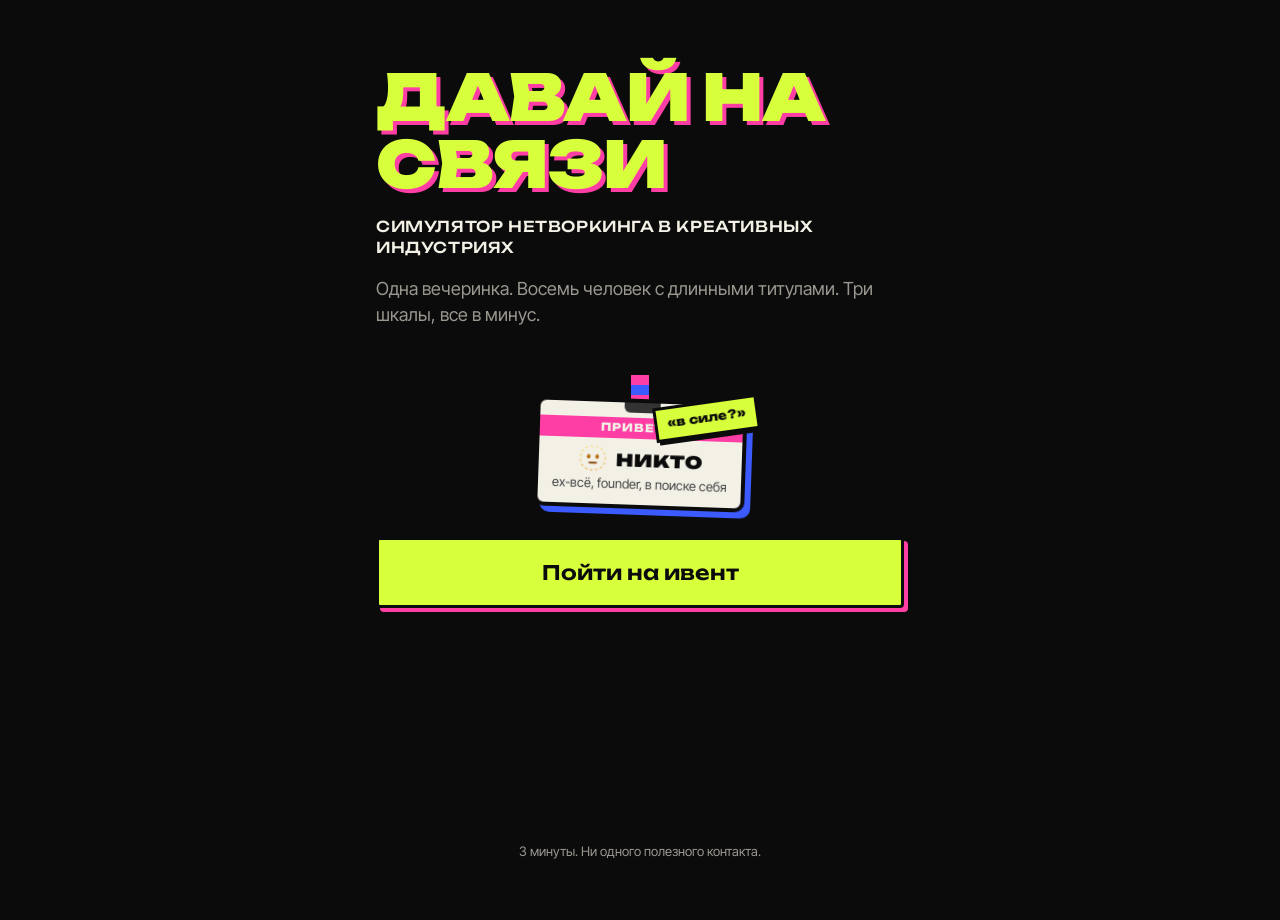
<file: index.html>
<!DOCTYPE html>
<html lang="ru">
<head>
  <meta charset="utf-8">
  <meta name="viewport" content="width=device-width, initial-scale=1, viewport-fit=cover">
  <title>ДАВАЙ НА СВЯЗИ — симулятор нетворкинга</title>
  <meta name="description" content="Симулятор нетворкинга в креативных индустриях. 3 минуты. Ни одного полезного контакта.">
  <meta name="theme-color" content="#0B0B0B">

  <meta property="og:type" content="website">
  <meta property="og:url" content="https://youngtyuni.github.io/davai-na-svyazi/">
  <meta property="og:title" content="ДАВАЙ НА СВЯЗИ — симулятор нетворкинга">
  <meta property="og:description" content="Симулятор нетворкинга в креативных индустриях. 3 минуты. Ни одного полезного контакта.">
  <meta property="og:image" content="https://youngtyuni.github.io/davai-na-svyazi/assets/og.png">
  <meta property="og:locale" content="ru_RU">
  <meta name="twitter:card" content="summary_large_image">
  <meta name="twitter:title" content="ДАВАЙ НА СВЯЗИ — симулятор нетворкинга">
  <meta name="twitter:description" content="Симулятор нетворкинга в креативных индустриях. 3 минуты. Ни одного полезного контакта.">
  <meta name="twitter:image" content="https://youngtyuni.github.io/davai-na-svyazi/assets/og.png">

  <link rel="icon" type="image/svg+xml" href="assets/favicon.svg">
  <link rel="preconnect" href="https://fonts.googleapis.com">
  <link rel="preconnect" href="https://fonts.gstatic.com" crossorigin>
  <link rel="stylesheet" href="https://fonts.googleapis.com/css2?family=Unbounded:wght@500;700;800;900&family=Inter+Tight:wght@400;500;600;700&display=swap">
  <link rel="stylesheet" href="css/style.css">
</head>
<body>
  <main id="app" aria-live="polite"></main>

  <!-- правила игры -->
  <script src="js/data.js"></script>
  <!-- контент: каждый ивент — отдельный файл по docs/CONTENT_SCHEMA.md -->
  <script src="content/events/vernissage.js"></script>
  <script src="content/events/rave.js"></script>
  <script src="content/events/forum.js"></script>
  <script src="content/events/agency.js"></script>
  <script src="content/events/premiere.js"></script>
  <script src="content/events/birthday.js"></script>
  <script src="content/events/backstage.js"></script>
  <script src="content/events/cd_dinner.js"></script>
  <script src="content/events/creators.js"></script>
  <script src="content/events/tg_admins.js"></script>
  <script src="content/events/mediaart.js"></script>
  <!-- движок и интерфейс -->
  <script src="js/engine.js"></script>
  <script src="js/share.js"></script>
  <script src="js/ui.js"></script>
</body>
</html>
</file>
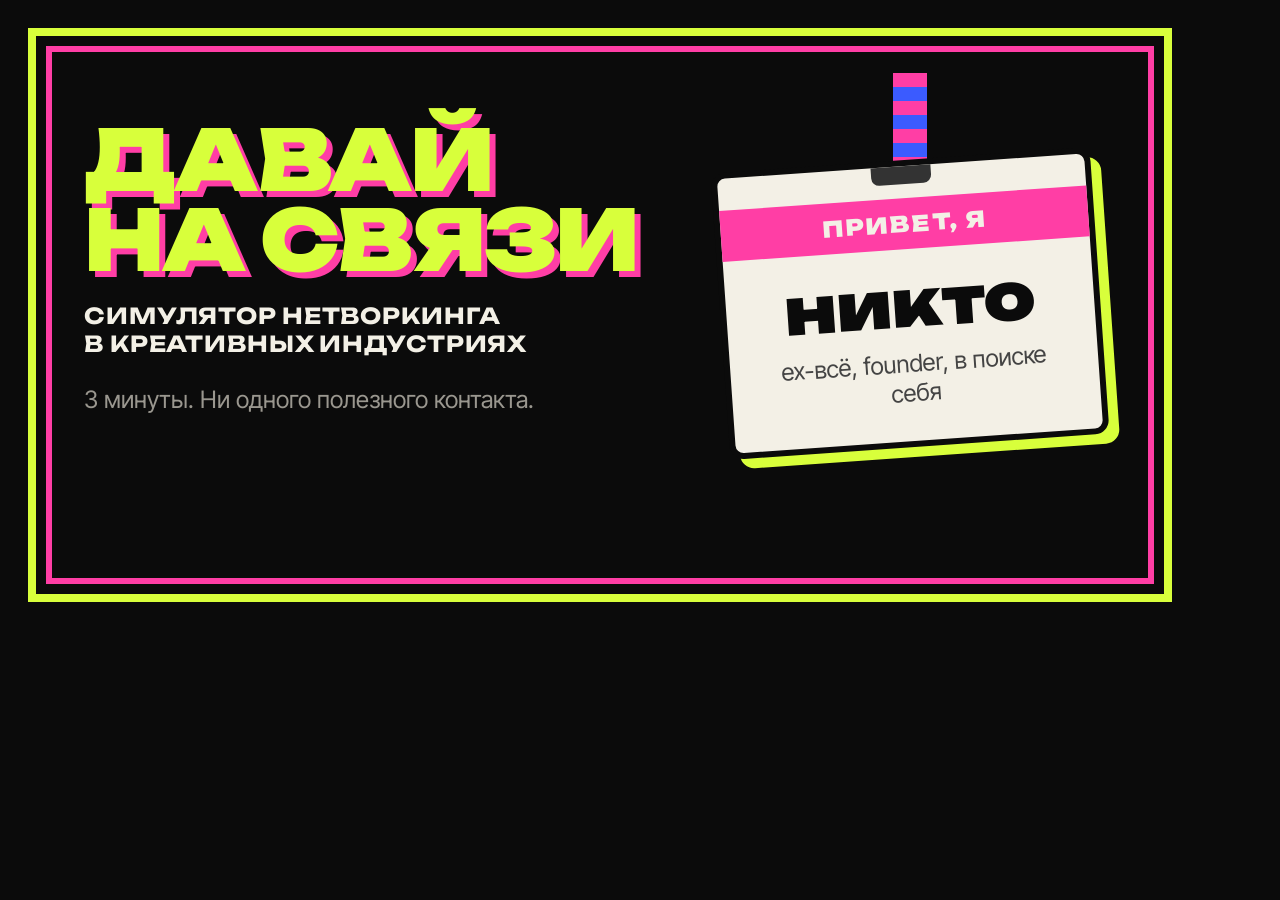
<file: tools/og.html>
<!DOCTYPE html>
<html lang="ru">
<head>
  <meta charset="utf-8">
  <title>OG 1200×630</title>
  <link rel="stylesheet" href="https://fonts.googleapis.com/css2?family=Unbounded:wght@700;900&family=Inter+Tight:wght@500;700&display=swap">
  <style>
    /* Исходник для assets/og.png — рендерится скриптом tools/make-og.js */
    html, body { margin: 0; background: #0B0B0B; }
    .og {
      position: relative;
      width: 1200px;
      height: 630px;
      overflow: hidden;
      background: #0B0B0B;
      color: #F3F0E6;
      font-family: "Inter Tight", Inter, system-ui, sans-serif;
      box-sizing: border-box;
    }
    .frame { position: absolute; inset: 28px; border: 8px solid #D8FF3B; }
    .frame::after { content: ""; position: absolute; inset: 10px; border: 6px solid #FF3EA5; }
    .text { position: absolute; left: 84px; top: 120px; width: 620px; }
    h1 {
      margin: 0 0 22px;
      font-family: Unbounded, "Arial Black", sans-serif;
      font-weight: 900;
      font-size: 84px;
      line-height: .95;
      color: #D8FF3B;
      text-shadow: 6px 6px 0 #FF3EA5;
      letter-spacing: -.02em;
    }
    .sub {
      font-family: Unbounded, "Arial Black", sans-serif;
      font-weight: 700;
      font-size: 22px;
      text-transform: uppercase;
      letter-spacing: .04em;
      line-height: 1.3;
      margin-bottom: 26px;
    }
    .fine { font-size: 24px; color: #9a978f; }
    .badge-wrap { position: absolute; right: 100px; top: 70px; width: 380px; }
    .lanyard {
      width: 34px; height: 90px; margin: 0 auto;
      background: repeating-linear-gradient(180deg, #FF3EA5 0 14px, #3B5BFF 14px 28px);
      border: 3px solid #0B0B0B;
    }
    .badge {
      background: #F3F0E6; color: #0B0B0B;
      border: 6px solid #0B0B0B; border-radius: 14px;
      box-shadow: 10px 10px 0 #D8FF3B;
      transform: rotate(-4deg);
      text-align: center;
      padding: 0 24px 34px;
      margin-top: -6px;
    }
    .clip { width: 60px; height: 18px; margin: 0 auto; background: #333; border-radius: 0 0 8px 8px; }
    .hello {
      margin: 14px -24px 22px; padding: 12px;
      background: #FF3EA5; color: #F3F0E6;
      font-family: Unbounded, sans-serif; font-weight: 900; font-size: 22px; letter-spacing: .1em;
    }
    .name { font-family: Unbounded, sans-serif; font-weight: 900; font-size: 64px; line-height: 1; margin-bottom: 14px; }
    .title { font-size: 24px; color: #444; }
  </style>
</head>
<body>
  <div class="og">
    <div class="frame"></div>
    <div class="text">
      <h1>ДАВАЙ<br>НА СВЯЗИ</h1>
      <div class="sub">симулятор нетворкинга<br>в креативных индустриях</div>
      <div class="fine">3 минуты. Ни одного полезного контакта.</div>
    </div>
    <div class="badge-wrap">
      <div class="lanyard"></div>
      <div class="badge">
        <div class="clip"></div>
        <div class="hello">ПРИВЕТ, Я</div>
        <div class="name">никто</div>
        <div class="title">ex-всё, founder, в поиске себя</div>
      </div>
    </div>
  </div>
</body>
</html>
</file>
<file: css/style.css>
/* ДАВАЙ НА СВЯЗИ — acid-zine, mobile-first */

:root {
  --bg: #0B0B0B;
  --lime: #D8FF3B;
  --pink: #FF3EA5;
  --paper: #F3F0E6;
  --blue: #3B5BFF;
  --ink: #0B0B0B;
  --muted: #9a978f;
  --head: "Unbounded", "Arial Black", Impact, system-ui, sans-serif;
  --body: "Inter Tight", Inter, system-ui, -apple-system, "Segoe UI", Roboto, sans-serif;
  --border: 3px;
  --shadow: 4px 4px 0 var(--lime);
  --radius: 4px;
  --gutter: 16px;
}

* { box-sizing: border-box; }

/* длинные «слова» без пробелов (final_FINAL_правки, ссылки) не должны вылезать за 320px */
.btn, .card, .situation, .chosen, .outcome__text, .badge__title, .contact, .ach__text { overflow-wrap: anywhere; }

html { -webkit-text-size-adjust: 100%; }

body {
  margin: 0;
  background: var(--bg);
  color: var(--paper);
  font-family: var(--body);
  font-size: 17px;
  line-height: 1.4;
  min-height: 100vh;
  -webkit-font-smoothing: antialiased;
}

#app {
  max-width: 560px;
  margin: 0 auto;
  padding: 14px var(--gutter) 48px;
}

h1, h2, h3 { font-family: var(--head); margin: 0; line-height: 1.05; }
h1:focus, h2:focus { outline: none; }

p { margin: 0 0 12px; }

/* ---------- Переходы экранов ---------- */

.screen { animation: screen-in .32s ease-out both; }

@keyframes screen-in {
  from { opacity: 0; transform: translateY(10px); }
  to { opacity: 1; transform: none; }
}

/* ---------- Кнопки ---------- */

.btn {
  display: block;
  width: 100%;
  margin: 0 0 12px;
  padding: 16px 18px;
  font-family: var(--body);
  font-size: 18px;
  font-weight: 600;
  line-height: 1.25;
  text-align: center;
  text-decoration: none;
  color: var(--ink);
  background: var(--paper);
  border: var(--border) solid var(--ink);
  border-radius: var(--radius);
  box-shadow: var(--shadow);
  cursor: pointer;
  transition: transform .08s, box-shadow .08s;
  -webkit-tap-highlight-color: transparent;
}

.btn:active { transform: translate(4px, 4px); box-shadow: 0 0 0 var(--lime); }
.btn:focus-visible { outline: 3px solid var(--pink); outline-offset: 3px; }

.btn--primary { background: var(--lime); box-shadow: 4px 4px 0 var(--pink); }
.btn--primary:active { box-shadow: 0 0 0 var(--pink); }
.btn--secondary { background: var(--paper); }
.btn--big { font-family: var(--head); font-size: 20px; padding: 20px; }
.btn--option { text-align: left; font-weight: 500; font-size: 17px; padding: 14px 16px; margin-bottom: 10px; }
.options .btn--option:last-child { margin-bottom: 0; }
.btn--ghost {
  background: transparent;
  color: var(--paper);
  border-color: var(--paper);
  box-shadow: none;
}
.btn--ghost:active { transform: none; opacity: .7; }
.btn--tiny {
  width: auto;
  margin: 0;
  padding: 6px 9px;
  font-size: 11px;
  font-weight: 600;
  line-height: 1.2;
  color: var(--paper);
  background: transparent;
  border: 2px solid var(--paper);
  box-shadow: 2px 2px 0 var(--pink);
}
.btn--tiny:active { transform: translate(2px, 2px); box-shadow: 0 0 0 var(--pink); }

/* ---------- Старт ---------- */

.screen--start { display: flex; flex-direction: column; min-height: calc(100vh - 68px); justify-content: center; }

.hero { margin: 24px 0 36px; }

.hero__title {
  font-size: clamp(42px, 13vw, 64px);
  font-weight: 900;
  color: var(--lime);
  letter-spacing: -0.02em;
  text-shadow: 4px 4px 0 var(--pink);
  margin-bottom: 18px;
}

.hero__sub {
  font-family: var(--head);
  font-size: 15px;
  font-weight: 500;
  text-transform: uppercase;
  letter-spacing: .04em;
  color: var(--paper);
  margin-bottom: 18px;
}

.hero__desc { font-size: 18px; color: var(--muted); }

/* бейдж-«никто» на старте: меньше, наклонён в другую сторону, со стикером */
.hero__badge { position: relative; margin: 0 auto 28px; max-width: 300px; }
.hero__badge .badge-wrap { margin: 0 8px 0; }
.hero__badge .badge { transform: rotate(2deg); animation-name: badge-in-hero; box-shadow: 6px 6px 0 var(--blue); }
.hero__badge .badge__name { font-size: 22px; }
@keyframes badge-in-hero {
  from { opacity: 0; transform: rotate(7deg) translateY(-30px); }
  to { opacity: 1; transform: rotate(2deg) translateY(0); }
}
.sticker {
  position: absolute;
  z-index: 2;
  top: 26px;
  right: -6px;
  padding: 6px 10px;
  font-family: var(--head);
  font-weight: 800;
  font-size: 12px;
  letter-spacing: .02em;
  color: var(--ink);
  border: 3px solid var(--ink);
  transform: rotate(-8deg);
  box-shadow: 3px 3px 0 var(--ink);
}
.sticker--lime { background: var(--lime); }

.fine { text-align: center; font-size: 13px; color: var(--muted); margin-top: auto; padding-top: 24px; }

/* ---------- Карточки выбора ---------- */

.eyebrow { font-family: var(--head); font-size: 12px; text-transform: uppercase; color: var(--pink); letter-spacing: .06em; }

.title { font-size: 30px; font-weight: 800; color: var(--lime); margin-bottom: 20px; }

.cards { display: grid; gap: 12px; margin-bottom: 20px; }

.card {
  display: flex;
  align-items: center;
  gap: 14px;
  width: 100%;
  padding: 16px;
  text-align: left;
  font-family: var(--body);
  color: var(--ink);
  background: var(--paper);
  border: var(--border) solid var(--ink);
  border-radius: var(--radius);
  box-shadow: var(--shadow);
  cursor: pointer;
  transition: transform .08s, box-shadow .08s;
  -webkit-tap-highlight-color: transparent;
}
.card:nth-child(even) { box-shadow: 4px 4px 0 var(--pink); }
.card:active { transform: translate(4px, 4px); box-shadow: 0 0 0 transparent; }
.card:focus-visible { outline: 3px solid var(--pink); outline-offset: 3px; }

.card__emoji { font-size: 34px; line-height: 1; flex: 0 0 auto; }

/* роли: 2 колонки, компактные карточки */
.cards--roles { grid-template-columns: 1fr 1fr; gap: 10px; }
.cards--roles .card { flex-direction: column; align-items: flex-start; gap: 8px; padding: 12px; }
.cards--roles .card__emoji { font-size: 28px; }
.cards--roles .card__name { font-size: 14px; }
.cards--roles .card__tag { font-size: 12px; line-height: 1.25; }
.card__body { display: flex; flex-direction: column; gap: 4px; }
.card__name { font-family: var(--head); font-size: 17px; font-weight: 700; line-height: 1.15; }
.card__tag { font-size: 14px; color: #555; }
.card__mods { font-family: var(--head); font-size: 10px; color: #777; letter-spacing: .02em; margin-top: 2px; }

/* ---------- Интро ---------- */

.intro__emoji { font-size: 72px; line-height: 1; margin: 12px 0 16px; }
.intro__sub { color: var(--pink); font-weight: 600; }
.intro__text { font-size: 19px; margin: 20px 0 16px; }
.intro__legend { margin-bottom: 22px; }

/* ---------- HUD: шкалы + время ---------- */

.hud { display: flex; align-items: flex-start; gap: 12px; margin-bottom: 12px; }

.stats { flex: 1 1 auto; min-width: 0; display: grid; gap: 5px; align-content: start; }

.stat { display: grid; grid-template-columns: 54px 1fr 28px; align-items: center; gap: 6px; }

.stat__key { display: flex; flex-direction: column; align-items: flex-start; line-height: 1; }
.stat__emoji { font-size: 16px; line-height: 1; }
.stat__label { font-size: 10px; line-height: 1; color: var(--muted); margin-top: 3px; letter-spacing: .02em; white-space: nowrap; }

.stat__bar {
  height: 12px;
  background: #1e1e1e;
  border: 2px solid var(--paper);
  border-radius: 2px;
  overflow: hidden;
}

.stat__fill { height: 100%; width: 0; background: var(--lime); transition: width .6s cubic-bezier(.2, .8, .3, 1); }
.stat--cringe .stat__fill { background: var(--pink); }
.stat--clout .stat__fill { background: var(--blue); }

.stat__num { font-family: var(--head); font-size: 13px; text-align: right; font-variant-numeric: tabular-nums; }

/* батарейка < 20 мигает */
.stat--low .stat__emoji, .stat--low .stat__fill { animation: blink 1s steps(2, start) infinite; }
.stat--low .stat__fill { background: var(--pink); }

@keyframes blink { to { visibility: hidden; } }

/* справа: время, «3 из 8», выход */
.hud__side { flex: 0 0 auto; display: flex; flex-direction: column; align-items: flex-end; gap: 3px; max-width: 96px; text-align: right; }
.clock { font-family: var(--head); font-size: 20px; font-weight: 800; line-height: 1; color: var(--lime); font-variant-numeric: tabular-nums; }
.counter { font-family: var(--head); font-size: 11px; text-transform: uppercase; color: var(--muted); line-height: 1; }
.hud__side .btn--tiny { margin-top: 5px; }

/* финал: только шкалы, без правой колонки */
.screen--ending .stats { margin-bottom: 12px; }

/* ---------- Бейдж NPC ---------- */

.badge-wrap { position: relative; padding-top: 24px; margin: 0 8px 14px; }

.lanyard {
  position: absolute;
  top: 0;
  left: 50%;
  width: 22px;
  height: 44px;
  margin-left: -11px;
  background: repeating-linear-gradient(180deg, var(--pink) 0 10px, var(--blue) 10px 20px);
  border: 2px solid var(--ink);
  border-top: none;
  z-index: 0;
}

.badge {
  position: relative;
  z-index: 1;
  background: var(--paper);
  color: var(--ink);
  border: 4px solid var(--ink);
  border-radius: 10px;
  box-shadow: 5px 5px 0 var(--lime);
  padding: 0 14px 12px;
  transform: rotate(-1.5deg);
  text-align: center;
  animation: badge-in .45s cubic-bezier(.2, .9, .3, 1.2) both;
}

@keyframes badge-in {
  from { opacity: 0; transform: rotate(-6deg) translateY(-30px); }
  to { opacity: 1; transform: rotate(-1.5deg) translateY(0); }
}

.badge__clip {
  width: 36px;
  height: 10px;
  margin: 0 auto;
  background: #333;
  border-radius: 0 0 6px 6px;
}

.badge__hello {
  margin: 5px -14px 8px;
  padding: 4px;
  background: var(--pink);
  color: var(--paper);
  font-family: var(--head);
  font-weight: 800;
  font-size: 11px;
  line-height: 1.2;
  letter-spacing: .08em;
}

/* эмодзи — в строку с именем */
.badge__name {
  display: flex;
  align-items: center;
  justify-content: center;
  gap: 8px;
  font-size: 24px;
  font-weight: 800;
  line-height: 1.1;
  margin-bottom: 5px;
  word-break: break-word;
}
.badge__emoji { font-size: 24px; line-height: 1; flex: 0 0 auto; }
.badge__name-text { min-width: 0; }

/* титул — не больше двух строк */
.badge__title {
  font-size: 13px;
  color: #444;
  line-height: 1.3;
  margin: 0;
  display: -webkit-box;
  -webkit-line-clamp: 2;
  line-clamp: 2;
  -webkit-box-orient: vertical;
  overflow: hidden;
}

/* тряска при росте кринжа */
.badge--shake { animation: shake .5s ease-in-out both; }

@keyframes shake {
  0%, 100% { transform: rotate(-1.5deg) translateX(0); }
  20% { transform: rotate(-3deg) translateX(-8px); }
  40% { transform: rotate(0deg) translateX(8px); }
  60% { transform: rotate(-3deg) translateX(-6px); }
  80% { transform: rotate(0deg) translateX(6px); }
}

/* ---------- Ситуация и варианты ---------- */

.situation { font-size: 17px; line-height: 1.38; margin-bottom: 14px; }
.situation--dim { color: var(--muted); font-size: 15px; margin-bottom: 8px; }

/* на экране исхода ситуация свёрнута до одной строки — цитаты выбранной реплики */
.chosen {
  font-style: italic;
  color: var(--lime);
  font-size: 15px;
  margin: 0 0 10px;
  white-space: nowrap;
  overflow: hidden;
  text-overflow: ellipsis;
}

.options { display: grid; gap: 0; }

/* ---------- Исход ---------- */

.outcome {
  border: var(--border) solid var(--lime);
  border-radius: var(--radius);
  padding: 14px;
  animation: screen-in .3s ease-out both;
}

.outcome__text { font-size: 18px; font-weight: 500; line-height: 1.38; }

.outcome__deltas { font-family: var(--head); font-size: 14px; color: var(--muted); }
.delta--good { color: var(--lime); }
.delta--bad { color: var(--pink); }

.contact-badge {
  display: inline-block;
  margin: 0 0 12px;
  padding: 6px 10px;
  background: var(--blue);
  color: var(--paper);
  font-size: 14px;
  font-weight: 600;
  border: 2px solid var(--ink);
  transform: rotate(1deg);
}

.outcome .btn { margin-bottom: 0; }

/* ---------- Финал ---------- */

.ending__emoji { font-size: 84px; line-height: 1; text-align: center; margin: 8px 0 10px; }

.ending__title {
  font-size: clamp(34px, 10vw, 48px);
  font-weight: 900;
  color: var(--lime);
  text-align: center;
  text-shadow: 3px 3px 0 var(--pink);
  margin-bottom: 16px;
}

.ending__verdict { font-size: 19px; font-weight: 600; text-align: center; }
.ending__chain { font-size: 30px; letter-spacing: 2px; text-align: center; line-height: 1.3; margin: 4px 0 14px; word-break: break-all; }
.ending__body { color: var(--muted); text-align: center; margin-bottom: 22px; }

.contacts-line { font-family: var(--head); font-size: 15px; margin: 16px 0 10px; }

.contacts { list-style: none; padding: 0; margin: 0 0 18px; }
.contact { padding: 8px 0; border-bottom: 1px dashed #333; font-size: 15px; }
.contact__mark { margin-right: 6px; }
.contact__name { font-weight: 700; }
.contact__title, .contact__note { color: var(--muted); }
.contact--real .contact__name { color: var(--lime); }

.subhead { font-size: 16px; color: var(--pink); text-transform: uppercase; margin: 8px 0 10px; }

.achs { list-style: none; padding: 0; margin: 0 0 18px; display: grid; gap: 8px; }
.ach { display: flex; gap: 10px; align-items: flex-start; padding: 10px 12px; background: #161616; border-left: 4px solid var(--lime); }
.ach__emoji { font-size: 22px; line-height: 1; }
.ach__body { display: flex; flex-direction: column; }
.ach__title { font-weight: 700; }
.ach__text { font-size: 14px; color: var(--muted); }

.muted { color: var(--muted); }
.small { font-size: 13px; }
.center { text-align: center; }

/* «Все финалы» */
.endings-grid { list-style: none; padding: 0; margin: 0 0 20px; display: grid; grid-template-columns: 1fr 1fr; gap: 10px; }
.ending-cell { display: flex; flex-direction: column; gap: 4px; padding: 12px; border: 2px solid var(--paper); border-radius: var(--radius); min-height: 120px; }
.ending-cell--open { background: var(--paper); color: var(--ink); border-color: var(--ink); box-shadow: 4px 4px 0 var(--lime); }
.ending-cell--locked { color: var(--muted); border-style: dashed; border-color: #444; }
.ending-cell__emoji { font-size: 30px; line-height: 1; }
.ending-cell--locked .ending-cell__emoji { filter: grayscale(1); opacity: .5; }
.ending-cell__title { font-family: var(--head); font-size: 13px; font-weight: 700; line-height: 1.2; }
.ending-cell__text { font-size: 12px; line-height: 1.3; }
.ending-cell--open .ending-cell__text { color: #444; }

.share-preview { margin: 16px 0 20px; border: var(--border) solid var(--paper); box-shadow: 6px 6px 0 var(--pink); line-height: 0; }
.share-canvas { width: 100%; height: auto; display: block; }

.actions { display: grid; gap: 0; }

/* ---------- Разное ---------- */

.toast {
  position: fixed;
  left: 50%;
  bottom: 28px;
  transform: translate(-50%, 20px);
  padding: 10px 16px;
  background: var(--lime);
  color: var(--ink);
  font-weight: 700;
  border: 3px solid var(--ink);
  box-shadow: 4px 4px 0 var(--pink);
  opacity: 0;
  transition: opacity .25s, transform .25s;
  z-index: 10;
}
.toast--show { opacity: 1; transform: translate(-50%, 0); }

.error { color: var(--pink); font-weight: 700; }

@media (min-width: 600px) {
  body { font-size: 18px; }
  #app { padding-top: 40px; }
  .stat { grid-template-columns: 64px 1fr 32px; }
  .hud__side { max-width: none; }
}

@media (prefers-reduced-motion: reduce) {
  .badge--shake, .badge, .screen, .outcome { animation: none; }
  .stat__fill, .btn, .card { transition: none; }
  .stat--low .stat__emoji, .stat--low .stat__fill { animation: none; }
}
</file>
